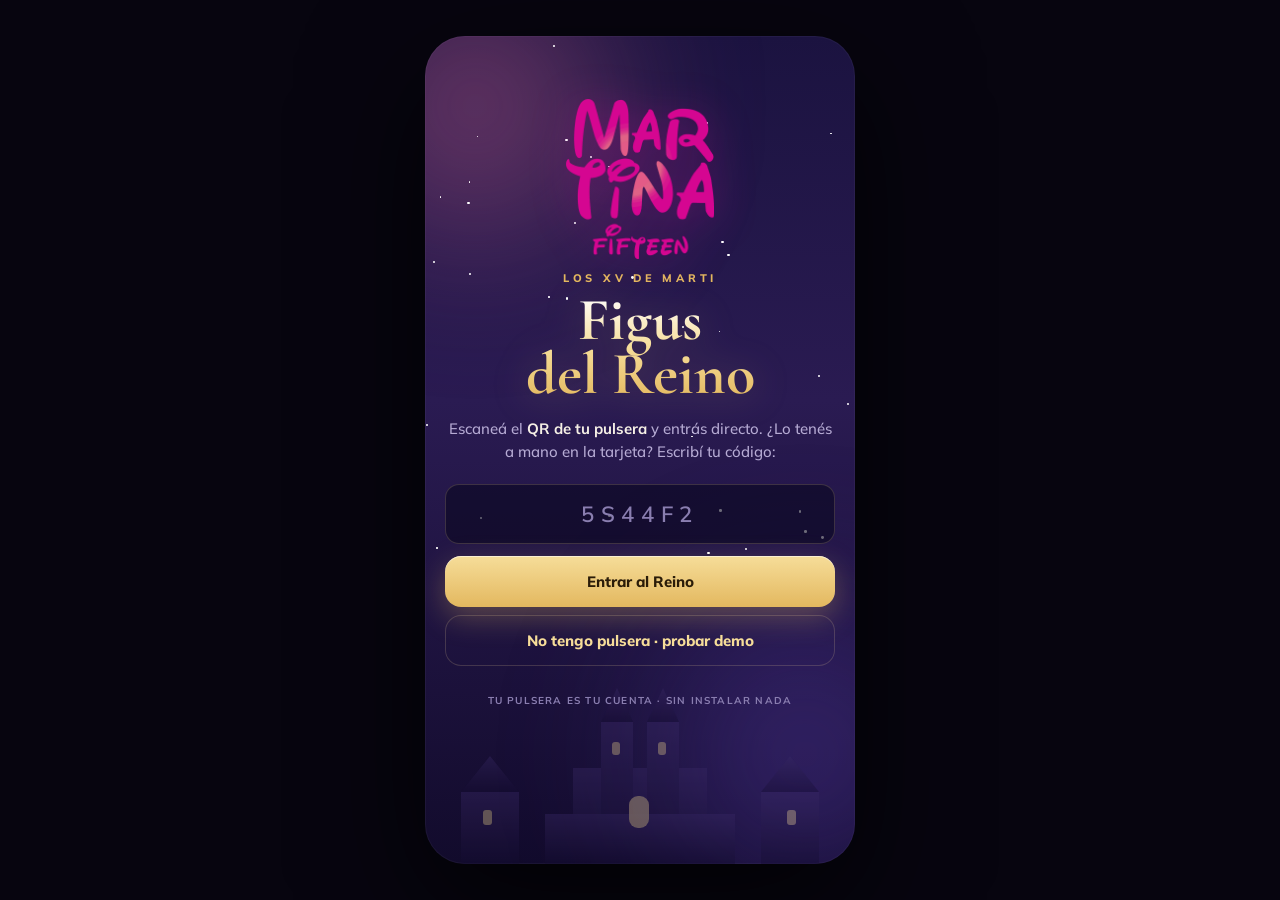
<file: index.html>
<!DOCTYPE html>
<html lang="es">
<head>
<meta charset="UTF-8">
<meta name="viewport" content="width=device-width, initial-scale=1.0, maximum-scale=1.0, user-scalable=no">
<meta name="theme-color" content="#1b1340">
<title>Figus del Reino · Los XV de Marti</title>
<link rel="preconnect" href="https://fonts.googleapis.com">
<link rel="preconnect" href="https://fonts.gstatic.com" crossorigin>
<link href="https://fonts.googleapis.com/css2?family=Cormorant+Garamond:ital,wght@0,400;0,500;0,600;0,700;1,500;1,600&family=Mulish:wght@400;500;600;700;800;900&family=Chewy&display=swap" rel="stylesheet">
<link rel="stylesheet" href="css/styles.css">
<link rel="preload" as="image" href="assets/logo.png">
<link rel="preload" as="image" href="assets/logo-m.png">
<link rel="preload" as="image" href="assets/frames/comun.jpg">
<link rel="preload" as="image" href="assets/frames/especial.jpg">
<link rel="preload" as="image" href="assets/frames/legendaria.jpg">
<link rel="preload" as="image" href="assets/frames/oro.jpg">
</head>
<body>
<div id="device">
  <div class="aurora a1"></div><div class="aurora a2"></div>
  <div class="stars" id="stars"></div>
  <div class="castle">
    <svg viewBox="0 0 430 200" preserveAspectRatio="xMidYMax meet">
      <defs><linearGradient id="cg" x1="0" y1="0" x2="0" y2="1">
        <stop offset="0" stop-color="#3a2a66"/><stop offset="1" stop-color="#150d31"/></linearGradient></defs>
      <g fill="url(#cg)">
        <rect x="36" y="128" width="58" height="72"/><polygon points="36,128 65,92 94,128"/>
        <rect x="336" y="128" width="58" height="72"/><polygon points="336,128 365,92 394,128"/>
        <rect x="148" y="104" width="134" height="96"/>
        <rect x="176" y="58" width="32" height="142"/><polygon points="176,58 192,24 208,58"/>
        <rect x="222" y="58" width="32" height="142"/><polygon points="222,58 238,24 254,58"/>
        <rect x="120" y="150" width="190" height="50"/>
      </g>
      <g fill="#f6dd99" opacity=".85">
        <rect x="187" y="78" width="8" height="13" rx="3"/><rect x="233" y="78" width="8" height="13" rx="3"/>
        <rect x="58" y="146" width="9" height="15" rx="3"/><rect x="362" y="146" width="9" height="15" rx="3"/>
        <rect x="204" y="132" width="20" height="32" rx="9"/>
      </g>
    </svg>
  </div>

  <header id="hdr"></header>
  <main><div id="view" class="pad"></div></main>
  <div class="giftbar" id="giftbar" style="display:none"></div>
  <nav id="nav">
    <button data-tab="album"><span class="ic">📔</span>Álbum</button>
    <button data-tab="trade"><span class="ic">🔄</span>Cambiar</button>
    <button data-tab="prizes" class="goldtab"><span class="ic">🏆</span>Premios</button>
    <button data-tab="feed"><span class="ic">🏰</span>Reino<span class="dot" id="feedDot" style="display:none">0</span></button>
    <button data-tab="account"><span class="ic">👤</span>Cuenta</button>
  </nav>

  <div class="sheet" id="sheet"></div>
  <canvas id="confetti"></canvas>
  <div class="toast" id="toast"></div>
</div>

<script src="js/data.js"></script>
<script src="js/app.js"></script>
</body>
</html>
</file>
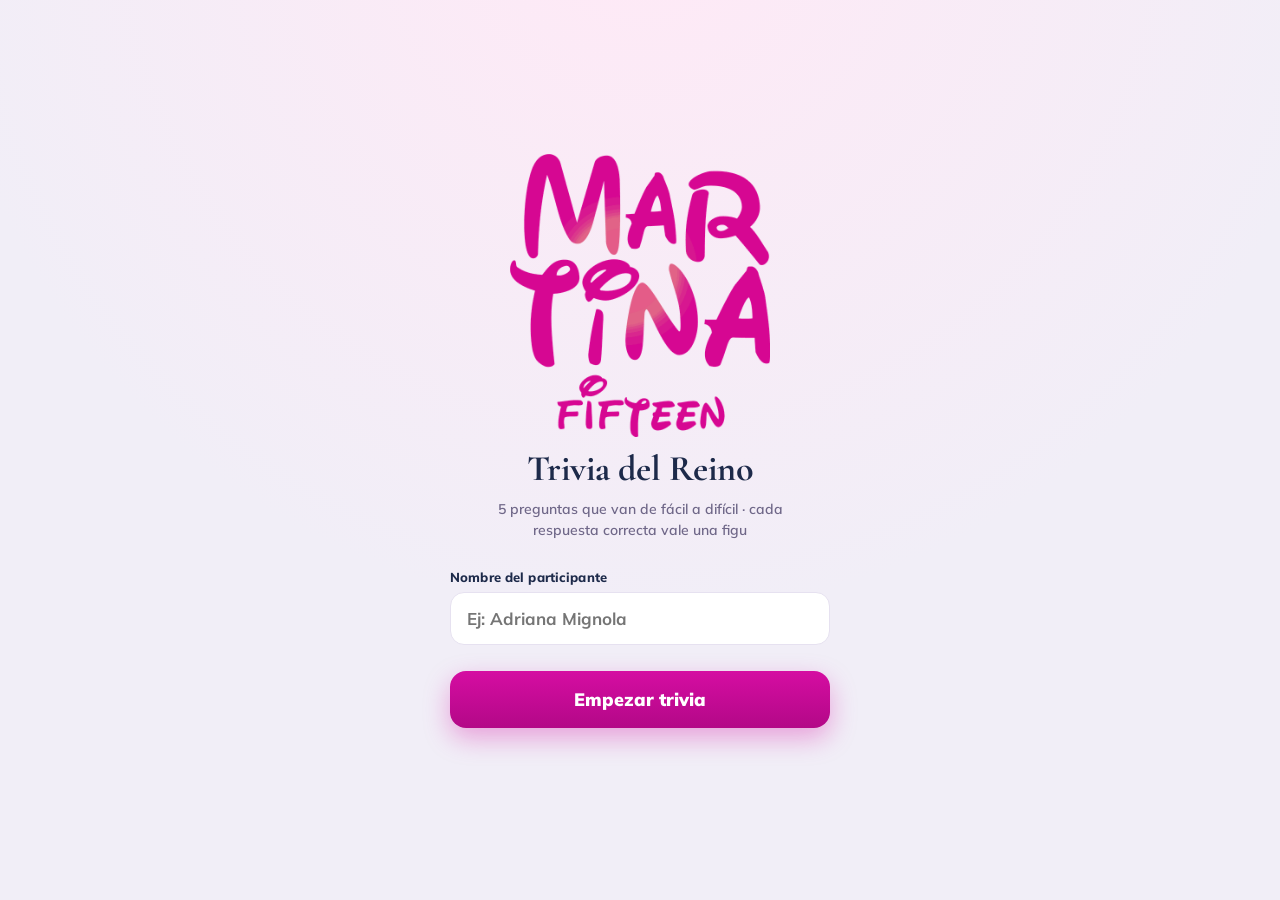
<file: trivia/index.html>
<!DOCTYPE html>
<html lang="es">
<head>
<meta charset="UTF-8">
<meta name="viewport" content="width=device-width, initial-scale=1.0, maximum-scale=1.0, user-scalable=no">
<title>Trivia del Reino · Martina XV</title>
<link rel="preconnect" href="https://fonts.googleapis.com">
<link rel="preconnect" href="https://fonts.gstatic.com" crossorigin>
<link href="https://fonts.googleapis.com/css2?family=Cormorant+Garamond:wght@500;600;700&family=Mulish:wght@400;600;700;800;900&family=Chewy&display=swap" rel="stylesheet">
<link rel="stylesheet" href="styles.css">
</head>
<body>

<div class="app">

  <!-- ===== START ===== -->
  <section id="start" class="screen show">
    <img class="logo" src="../assets/logo.png" alt="Martina Fifteen">
    <h1 class="title">Trivia del Reino</h1>
    <p class="subtitle">5 preguntas que van de fácil a difícil · cada respuesta correcta vale una figu</p>
    <label class="field">
      <span>Nombre del participante</span>
      <input id="nombre" type="text" placeholder="Ej: Adriana Mignola" autocomplete="off">
    </label>
    <button id="empezar" class="btn primary big">Empezar trivia</button>
  </section>

  <!-- ===== QUIZ ===== -->
  <section id="quiz" class="screen">
    <header class="qhead">
      <div class="who"><span id="qNombre"></span></div>
      <div class="prog"><span id="qNum">1</span>/5</div>
    </header>
    <div class="dots" id="dots"></div>
    <div class="qtags">
      <div class="peli" id="qPeli"></div>
      <div class="nivel" id="qNivel"></div>
    </div>
    <div class="pregunta" id="qTexto"></div>
    <div class="opciones" id="qOpciones"></div>
    <button id="siguiente" class="btn primary big" disabled>Siguiente</button>
  </section>

  <!-- ===== RESULT ===== -->
  <section id="result" class="screen">
    <div class="rcheer" id="rEmoji">🎉</div>
    <div class="rscore"><span id="rNum">0</span><small>de 5</small></div>
    <div class="rgive">Entregale <b id="rFigus">0</b> figus a<br><span id="rNombre"></span></div>
    <div class="rlist" id="rList"></div>
    <button id="otro" class="btn primary big">Nuevo participante</button>
  </section>

</div>

<script src="data.js"></script>
<script src="app.js"></script>
</body>
</html>
</file>
<file: css/styles.css>
:root{
  --bg-1:#1b1340; --bg-2:#2a1b52; --bg-3:#120b2c; --night:#0b0820;
  --gold-1:#f6dd99; --gold-2:#e3b85f; --gold-3:#b98a35;
  --rose:#f1a8c6; --rose-deep:#d76a98;
  --ink:#f6f0e6; --muted:#b6abd4; --muted-2:#8a7eb0;
  --line:rgba(246,221,153,.18); --glass:rgba(34,24,66,.55);
  --green:#8ce6b0;
  --ivory:#f3eee2; --navy:#1d2a4a;
}
*{box-sizing:border-box;-webkit-tap-highlight-color:transparent}
html,body{margin:0;padding:0;height:100%}
body{font-family:'Mulish',sans-serif;background:#07050f;color:var(--ink);
  display:flex;align-items:center;justify-content:center;min-height:100vh;overflow:hidden;
  overscroll-behavior:none}

/* ---------- device ---------- */
#device{position:relative;width:100%;max-width:430px;height:100vh;max-height:932px;
  background:linear-gradient(180deg,var(--bg-1) 0%,var(--bg-2) 44%,var(--bg-3) 100%);
  overflow:hidden;display:flex;flex-direction:column;
  box-shadow:0 40px 120px rgba(0,0,0,.7), inset 0 0 0 1px rgba(255,255,255,.04)}
@media(min-width:480px){ body{padding:18px} #device{border-radius:40px;height:92vh} }

.aurora{position:absolute;border-radius:50%;filter:blur(70px);pointer-events:none;z-index:0;opacity:.55;
  will-change:transform}
.a1{width:420px;height:420px;left:-160px;top:-140px;background:radial-gradient(circle,#d76a98 0%,transparent 65%);animation:dr1 18s ease-in-out infinite alternate}
.a2{width:460px;height:460px;right:-180px;bottom:-120px;background:radial-gradient(circle,#5b3fae 0%,transparent 65%);animation:dr2 22s ease-in-out infinite alternate}
@keyframes dr1{to{transform:translate(40px,30px)}}
@keyframes dr2{to{transform:translate(-36px,-26px)}}

.stars{position:absolute;inset:0;pointer-events:none;z-index:0}
.stars i{position:absolute;background:#fff;border-radius:50%;animation:tw 4.5s infinite ease-in-out}
@keyframes tw{0%,100%{opacity:.1;transform:scale(.7)}50%{opacity:.8;transform:scale(1)}}

.castle{position:absolute;left:0;right:0;bottom:0;height:200px;z-index:0;opacity:.4;pointer-events:none}
.castle svg{width:100%;height:100%;display:block}

/* ---------- header ---------- */
header{position:relative;z-index:6;display:none;align-items:center;gap:13px;
  padding:calc(14px + env(safe-area-inset-top)) 20px 12px;
  background:linear-gradient(180deg,rgba(11,8,32,.72),transparent)}
header.on{display:flex}
.ringwrap{position:relative;width:52px;height:52px;flex:0 0 auto}
.ringwrap svg{position:absolute;inset:0;transform:rotate(-90deg)}
.ringwrap .avx{position:absolute;inset:5px;border-radius:50%;background:rgba(227,184,95,.13);
  display:flex;align-items:center;justify-content:center;font-size:22px;overflow:hidden}
.ringwrap .avx img{width:100%;height:100%;object-fit:cover;border-radius:50%}
.hid{flex:1;min-width:0}
.hid .n{font-weight:800;font-size:16px;line-height:1.05;white-space:nowrap;overflow:hidden;text-overflow:ellipsis}
.hid .s{font-size:10.5px;color:var(--muted);font-weight:700;letter-spacing:.14em;text-transform:uppercase;margin-top:2px}
.hct{text-align:right;flex:0 0 auto}
.hct .big{font-family:'Cormorant Garamond';font-weight:700;font-size:30px;line-height:.85;
  background:linear-gradient(180deg,#fff,var(--gold-1));-webkit-background-clip:text;background-clip:text;-webkit-text-fill-color:transparent}
.hct .big small{font-size:15px;color:var(--muted-2)}
.hct .lbl{font-size:8.5px;letter-spacing:.22em;color:var(--muted);text-transform:uppercase;font-weight:800;margin-top:2px}

/* ---------- main scroll ---------- */
main{position:relative;z-index:2;flex:1;overflow-y:auto;overflow-x:hidden;-webkit-overflow-scrolling:touch}
.pad{padding:18px 20px 110px}
.pad.intro{padding-top:max(34px, 7vh)}

/* ---------- bottom nav ---------- */
nav{position:absolute;left:0;right:0;bottom:0;z-index:8;display:none;gap:6px;
  padding:10px 16px calc(12px + env(safe-area-inset-bottom));
  background:linear-gradient(180deg,transparent,rgba(7,5,15,.88) 34%);backdrop-filter:blur(10px)}
nav.on{display:flex}
nav button{flex:1;appearance:none;border:0;background:transparent;cursor:pointer;color:var(--muted-2);
  font-family:'Mulish';font-weight:800;font-size:9.5px;letter-spacing:.04em;
  display:flex;flex-direction:column;align-items:center;gap:4px;padding:9px 2px;border-radius:14px;position:relative;
  transition:color .2s, background .2s}
nav button.goldtab{color:var(--gold-2)}
nav button.goldtab .ic{filter:none;text-shadow:0 0 14px rgba(227,184,95,.55)}
nav button.goldtab.act{color:var(--gold-1);background:rgba(227,184,95,.16)}
nav button .ic{font-size:21px;line-height:1;filter:grayscale(.5);transition:filter .2s, transform .2s}
nav button.act{color:var(--gold-1);background:rgba(227,184,95,.1)}
nav button.act .ic{filter:none;transform:translateY(-1px)}
nav .dot{position:absolute;top:7px;right:calc(50% - 19px);min-width:17px;height:17px;border-radius:9px;padding:0 4px;
  background:linear-gradient(180deg,var(--rose),var(--rose-deep));color:#3a0f23;font-size:10px;font-weight:900;
  display:flex;align-items:center;justify-content:center;box-shadow:0 4px 10px rgba(0,0,0,.35)}

/* ---------- typography ---------- */
.kicker{font-weight:800;font-size:11px;letter-spacing:.34em;text-transform:uppercase;color:var(--gold-2)}
h1.title{font-family:'Cormorant Garamond';font-weight:700;line-height:.9;margin:8px 0 0;font-size:clamp(44px,14vw,60px);
  background:linear-gradient(180deg,#fff 0%,var(--gold-1) 50%,var(--gold-2) 100%);
  -webkit-background-clip:text;background-clip:text;-webkit-text-fill-color:transparent;
  filter:drop-shadow(0 2px 18px rgba(227,184,95,.25))}
.lead{color:var(--muted);font-size:15px;line-height:1.55;font-weight:500}
.hint{font-size:12px;color:var(--muted-2);font-weight:600;line-height:1.5}
.sh{display:flex;align-items:center;gap:10px;margin:26px 0 12px}
.sh .ln{flex:1;height:1px;background:var(--line)}
.sh span{font-weight:800;font-size:11px;letter-spacing:.26em;text-transform:uppercase;color:var(--gold-2)}

/* ---------- logo / marca Martina ---------- */
.logo{display:flex;flex-direction:column;align-items:center;gap:4px}
.logo img{max-width:200px;max-height:160px;object-fit:contain;
  filter:drop-shadow(0 4px 20px rgba(213,13,162,.35))}
.logo .mono{display:none}
.logo.nologo img{display:none}
.logo.nologo .mono{display:flex;flex-direction:column;align-items:center;
  filter:drop-shadow(0 4px 22px rgba(213,13,162,.4))}
.logo .mono svg.mm{width:74px;height:auto;margin-bottom:-6px}
.logo .mono .wm{font-family:'Chewy',cursive;font-size:46px;line-height:1;letter-spacing:.01em;
  background:linear-gradient(115deg,#d50da2 55%,#ee7d97 82%,#e8639a);
  -webkit-background-clip:text;background-clip:text;-webkit-text-fill-color:transparent}
.logo .mono .wm2{font-family:'Chewy',cursive;font-size:15px;letter-spacing:.42em;text-transform:uppercase;
  color:#d50da2;margin-top:3px;padding-left:.42em}

/* M monograma en sello y dorso de cartas */
.seal svg.ms{width:30px;height:auto;display:block}
.bcface.fr img.mfr,.bcface.fr svg.mfr{width:54%;height:auto;opacity:.95;
  filter:drop-shadow(0 0 22px rgba(213,13,162,.55))}

/* ---------- controls ---------- */
.btn{appearance:none;border:0;cursor:pointer;font-family:'Mulish';font-weight:800;font-size:15px;
  padding:16px 22px;border-radius:16px;width:100%;color:#2a1c08;
  background:linear-gradient(180deg,var(--gold-1),var(--gold-2));
  box-shadow:0 10px 30px rgba(227,184,95,.32), inset 0 1px 0 rgba(255,255,255,.55);
  transition:transform .12s ease, filter .2s}
.btn:active{transform:translateY(2px) scale(.99);filter:brightness(.96)}
.btn[disabled]{opacity:.4;filter:grayscale(.4);pointer-events:none}
.btn.rose{background:linear-gradient(180deg,var(--rose),var(--rose-deep));color:#3a0f23;box-shadow:0 10px 30px rgba(215,106,152,.32)}
.btn.ghost{background:transparent;color:var(--gold-1);box-shadow:inset 0 0 0 1px var(--line)}
.btn.sm{padding:11px 14px;font-size:13px;border-radius:12px;width:auto}
.field{width:100%;background:rgba(11,8,32,.6);border:1px solid var(--line);border-radius:14px;
  padding:15px 16px;color:var(--ink);font-family:'Mulish';font-weight:700;font-size:16px;outline:none}
.field::placeholder{color:var(--muted-2);font-weight:600}
.field:focus{border-color:var(--gold-2);box-shadow:0 0 0 3px rgba(227,184,95,.14)}
.field.code{text-align:center;text-transform:uppercase;letter-spacing:.3em;font-size:22px}
.field.bad{animation:shake .4s;border-color:rgba(241,107,107,.6)}

/* ---------- onboarding avatars / selfie ---------- */
.avgrid{display:grid;grid-template-columns:repeat(4,1fr);gap:10px;margin-top:12px}
.av{aspect-ratio:1;border-radius:16px;display:flex;flex-direction:column;align-items:center;justify-content:center;gap:4px;
  background:var(--glass);border:1px solid rgba(255,255,255,.06);cursor:pointer;font-size:27px;position:relative;transition:.15s}
.av small{font-size:9px;font-weight:800;color:var(--muted);letter-spacing:.05em}
.av.sel{border-color:var(--gold-1);background:rgba(227,184,95,.14);transform:translateY(-2px)}
.av.sel:after{content:"✓";position:absolute;top:-7px;right:-7px;width:20px;height:20px;border-radius:50%;
  background:linear-gradient(180deg,var(--gold-1),var(--gold-2));color:#2a1c08;font-size:11px;font-weight:900;
  display:flex;align-items:center;justify-content:center;box-shadow:0 4px 12px rgba(227,184,95,.5)}
.selfiebox{display:flex;align-items:center;gap:12px;background:var(--glass);border:1px solid rgba(255,255,255,.06);
  border-radius:16px;padding:12px;cursor:pointer;transition:.15s;position:relative}
.selfiebox.sel{border-color:var(--gold-1);background:rgba(227,184,95,.14)}
.selfiebox.sel:after{content:"✓";position:absolute;top:-7px;right:-7px;width:20px;height:20px;border-radius:50%;
  background:linear-gradient(180deg,var(--gold-1),var(--gold-2));color:#2a1c08;font-size:11px;font-weight:900;
  display:flex;align-items:center;justify-content:center;box-shadow:0 4px 12px rgba(227,184,95,.5)}
.selfiebox .ph{width:52px;height:52px;border-radius:50%;flex:0 0 auto;overflow:hidden;
  background:rgba(227,184,95,.13);display:flex;align-items:center;justify-content:center;font-size:24px}
.selfiebox .ph img{width:100%;height:100%;object-fit:cover}
.selfiebox .tx .t{font-weight:800;font-size:14px}
.selfiebox .tx .d{font-size:11px;color:var(--muted);font-weight:600;margin-top:2px}

/* ---------- álbum grid ---------- */
.grid{display:grid;grid-template-columns:repeat(3,1fr);gap:11px}
.fig{position:relative;border-radius:15px;aspect-ratio:.72;overflow:hidden;border:1px solid rgba(255,255,255,.07);
  background:linear-gradient(165deg,rgba(43,30,86,.75),rgba(18,11,44,.8));display:flex;flex-direction:column;
  align-items:center;justify-content:center;text-align:center;padding:8px 6px}
.fig.empty{background:repeating-linear-gradient(135deg,rgba(255,255,255,.025) 0 8px,transparent 8px 16px),rgba(11,8,32,.5);
  border-style:dashed;border-color:rgba(255,255,255,.11)}
.fig.empty .q{font-family:'Cormorant Garamond';font-size:32px;color:var(--muted-2);font-weight:700}
.fig .glyph{font-size:33px;filter:drop-shadow(0 4px 10px rgba(0,0,0,.4))}
.fig .art{position:absolute;inset:0;width:100%;height:100%;object-fit:cover}
.fig .fn{font-family:'Cormorant Garamond';font-weight:600;font-size:14px;line-height:1;margin-top:7px;color:#fff;position:relative}
.fig .fm{font-size:8.5px;letter-spacing:.06em;text-transform:uppercase;color:var(--muted);font-weight:800;margin-top:4px;position:relative}
.fig .no{position:absolute;top:6px;left:8px;font-size:9px;font-weight:800;color:var(--muted-2);z-index:2}
.fig .st{position:absolute;top:6px;right:7px;font-size:8px;letter-spacing:1px;z-index:2;filter:drop-shadow(0 1px 3px rgba(0,0,0,.6))}
.fig.have:after{content:"";position:absolute;inset:0;background:linear-gradient(180deg,transparent 56%,rgba(227,184,95,.1));pointer-events:none}
.fig.r-rara{box-shadow:inset 0 0 0 1px rgba(191,230,212,.4)}
.fig.r-epica{box-shadow:inset 0 0 0 1px rgba(199,155,255,.5)}
.fig .dq{position:absolute;bottom:6px;right:6px;background:linear-gradient(180deg,var(--rose),var(--rose-deep));
  color:#3a0f23;font-size:9px;font-weight:900;border-radius:8px;padding:2px 6px;z-index:2}
.fig.pop{animation:pop .5s ease}
@keyframes pop{0%{transform:scale(.6);opacity:0}60%{transform:scale(1.08)}100%{transform:scale(1)}}

.goldrow{display:grid;grid-template-columns:repeat(3,1fr);gap:11px}
.gcard .no{position:absolute;top:6px;left:8px;font-size:9px;font-weight:800;color:var(--muted-2)}
.gcard{aspect-ratio:.72;border-radius:15px;position:relative;overflow:hidden;display:flex;flex-direction:column;
  align-items:center;justify-content:center;text-align:center;padding:8px;
  background:linear-gradient(165deg,#2c2143,#191130);border:1px solid var(--line)}
.gcard.locked{filter:grayscale(.55);opacity:.6}
.gcard.won{background:linear-gradient(165deg,#3a2c12,#191130);border-color:var(--gold-1);
  box-shadow:0 0 22px rgba(227,184,95,.25)}
.gcard .glyph{font-size:30px}
.gcard .fn{font-family:'Cormorant Garamond';font-weight:700;font-size:13px;color:var(--gold-1);margin-top:6px;line-height:1.05}
.gcard .lk{position:absolute;top:7px;right:8px;font-size:12px;opacity:.75}

/* ---------- sources ---------- */
.srcs{display:grid;grid-template-columns:1fr 1fr;gap:10px}
.src{background:var(--glass);border:1px solid rgba(255,255,255,.07);border-radius:16px;padding:14px 13px;
  text-align:left;cursor:pointer;transition:.15s;position:relative}
.src:active{transform:scale(.98)}
.src .ic{font-size:22px}
.src .t{font-weight:800;font-size:13px;margin-top:8px;line-height:1.15}
.src .d{font-size:10.5px;color:var(--muted);font-weight:600;margin-top:3px;line-height:1.35}
.src.spent{opacity:.38;pointer-events:none}
.src.spent:after{content:"✓ usado";position:absolute;top:10px;right:11px;font-size:9px;font-weight:900;
  letter-spacing:.08em;color:var(--green);text-transform:uppercase}

.wall{border:1px solid rgba(241,168,198,.3);border-radius:18px;padding:18px 16px;
  background:linear-gradient(165deg,rgba(215,106,152,.12),rgba(34,24,66,.4))}
.pill{display:inline-flex;align-items:center;gap:6px;background:rgba(227,184,95,.12);border:1px solid var(--line);
  border-radius:99px;padding:6px 12px;font-size:11px;font-weight:800;color:var(--gold-1)}

/* ---------- trade tab ---------- */
.card{background:var(--glass);border:1px solid rgba(255,255,255,.07);border-radius:18px;padding:16px}
.req{display:flex;align-items:center;gap:11px;padding:12px 13px;border-radius:14px;margin-top:9px;
  background:rgba(11,8,32,.5);border:1px solid rgba(255,255,255,.06)}
.req .fg{width:42px;height:42px;border-radius:12px;background:rgba(241,168,198,.12);border:1px solid rgba(241,168,198,.25);
  display:flex;align-items:center;justify-content:center;font-size:21px;flex:0 0 auto}
.req .tx{flex:1;min-width:0}
.req .tx .a{font-size:13.5px;font-weight:700;line-height:1.25}
.req .tx .a b{color:var(--gold-1)}
.req .tx .b{font-size:10.5px;color:var(--muted-2);font-weight:700;margin-top:2px}
.mreq{border:1px solid rgba(241,168,198,.35);background:linear-gradient(90deg,rgba(241,168,198,.12),rgba(34,24,66,.3))}
.codebig{font-family:'Cormorant Garamond';font-weight:700;font-size:42px;letter-spacing:.2em;color:var(--gold-1);text-align:center}

/* ---------- feed ---------- */
.feed .ev{display:flex;align-items:flex-start;gap:10px;padding:11px 13px;margin-bottom:9px;border-radius:13px;
  background:rgba(34,24,66,.45);border:1px solid rgba(255,255,255,.05);font-size:13.5px;font-weight:600;line-height:1.35;
  animation:slin .5s cubic-bezier(.2,.8,.2,1)}
.feed .ev.mine{border-color:rgba(246,221,153,.28);background:rgba(227,184,95,.08)}
.feed .ev .ic{font-size:16px;flex:0 0 auto;line-height:1.3}
.feed .ev b{color:#fff;font-weight:800}
.feed .ev .g{color:var(--gold-1);font-weight:800}
.feed .ev .r{color:var(--rose);font-weight:800}
.feed .ev .t{display:block;font-size:9.5px;color:var(--muted-2);font-weight:800;letter-spacing:.08em;margin-top:4px;text-transform:uppercase}
@keyframes slin{from{opacity:0;transform:translateY(-8px)}to{opacity:1;transform:translateY(0)}}

/* ---------- sheet / overlays ---------- */
.sheet{position:absolute;inset:0;z-index:30;background:rgba(7,5,15,.86);backdrop-filter:blur(9px);
  display:flex;flex-direction:column;align-items:center;justify-content:center;padding:24px;text-align:center;
  opacity:0;pointer-events:none;transition:opacity .25s;overflow-y:auto}
.sheet.on{opacity:1;pointer-events:auto}
.mcard{width:100%;max-width:340px;background:linear-gradient(180deg,var(--bg-2),var(--bg-3));
  border:1px solid var(--line);border-radius:22px;padding:24px 20px;box-shadow:0 30px 80px rgba(0,0,0,.6)}

/* ---------- envelope ---------- */
.env{width:178px;height:124px;border-radius:16px;margin:14px auto 22px;position:relative;cursor:pointer;
  background:linear-gradient(180deg,var(--bg-2),var(--bg-3));border:1px solid var(--line);
  box-shadow:0 18px 50px rgba(0,0,0,.5);transition:transform .2s;animation:envfloat 2.6s ease-in-out infinite}
@keyframes envfloat{0%,100%{transform:translateY(0) rotate(-1deg)}50%{transform:translateY(-7px) rotate(1deg)}}
.env:active{transform:scale(.97)}
.env:before{content:"";position:absolute;inset:0;border-radius:16px;
  background:linear-gradient(135deg,transparent 40%,rgba(246,221,153,.18) 50%,transparent 60%)}
.env .flapline{position:absolute;left:0;right:0;top:0;height:54%;
  clip-path:polygon(0 0,100% 0,50% 100%);border-radius:16px 16px 0 0;
  background:linear-gradient(180deg,rgba(255,255,255,.05),transparent);border-bottom:1px solid rgba(246,221,153,.2);
  transform-origin:top center;transition:transform .55s cubic-bezier(.6,0,.3,1)}
.env .seal{position:absolute;left:50%;top:50%;transform:translate(-50%,-50%);width:54px;height:54px;border-radius:50%;
  background:radial-gradient(circle at 35% 30%,var(--gold-1),var(--gold-3));display:flex;align-items:center;justify-content:center;
  font-size:24px;color:#2a1c08;box-shadow:0 6px 18px rgba(0,0,0,.45);animation:beat 1.6s infinite}
@keyframes beat{0%,100%{transform:translate(-50%,-50%) scale(1)}50%{transform:translate(-50%,-50%) scale(1.08)}}
.env.opening{animation:envburst .55s ease forwards}
.env.opening .flapline{transform:rotateX(160deg)}
.env.opening .seal{animation:sealout .45s ease forwards}
@keyframes envburst{0%{transform:scale(1)}35%{transform:scale(1.07) rotate(1.5deg)}100%{transform:scale(.92);opacity:0}}
@keyframes sealout{to{transform:translate(-50%,-90%) scale(.4);opacity:0}}

/* ---------- reveal de a una: carta grande ---------- */
.stage{display:flex;flex-direction:column;align-items:center;gap:14px;width:100%}
.stage .count{font-size:11px;font-weight:800;letter-spacing:.22em;text-transform:uppercase;color:var(--muted)}
.stage .dots{display:flex;gap:6px}
.stage .dots i{width:7px;height:7px;border-radius:50%;background:rgba(255,255,255,.16);transition:background .3s, transform .3s}
.stage .dots i.done{background:var(--gold-2)}
.stage .dots i.cur{background:var(--gold-1);transform:scale(1.35)}

.bigcard{width:min(62vw,240px);aspect-ratio:.7;perspective:900px;cursor:pointer;
  animation:cardenter .45s cubic-bezier(.2,.9,.3,1.2)}
@keyframes cardenter{from{opacity:0;transform:translateY(36px) scale(.85)}to{opacity:1;transform:translateY(0) scale(1)}}
.bigcard .in{position:relative;width:100%;height:100%;transform-style:preserve-3d;
  transition:transform .65s cubic-bezier(.3,.9,.3,1);will-change:transform}
.bigcard.go .in{transform:rotateY(180deg)}
.bcface{position:absolute;inset:0;border-radius:18px;backface-visibility:hidden;-webkit-backface-visibility:hidden;
  overflow:hidden}
.bcface.fr{display:flex;align-items:center;justify-content:center;
  background:repeating-linear-gradient(45deg,rgba(213,13,162,.09) 0 9px,transparent 9px 18px),
    linear-gradient(165deg,#241a4d,#140d31);
  border:1px solid rgba(255,255,255,.12)}
/* Marcos según rareza, imitando los impresos:
   Común marfil+dorado · Especial lila+plata · Legendaria violeta+oro · Dorada foil */
.bcface.bk{transform:rotateY(180deg);padding:7px;
  background:linear-gradient(160deg,#f3ead6,#d4bd8a 30%,#faf4e6 52%,#c4a96f 75%,#efe5cd)}
.bigcard.r-rara .bcface.bk{background:linear-gradient(160deg,#e3f0e8,#b9c8d6 28%,#efe8f6 50%,#a9bfb4 72%,#dcd2ea)}
.bigcard.r-epica .bcface.bk{background:linear-gradient(160deg,#7a52b0,#caa64a 22%,#46286f 45%,#e3c878 62%,#33205c 85%,#8a5fc4)}
.bigcard.r-dorada .bcface.bk{background:linear-gradient(160deg,#f6dd99,#c89b4a 30%,#fbeec4 52%,#b98a35 75%,#f0d68e)}
.bc-in{position:relative;width:100%;height:100%;border-radius:13px;overflow:hidden;display:flex;flex-direction:column;
  background:linear-gradient(170deg,#f6f1e4,#e9dfc8)}
.bigcard.r-rara .bc-in{background:linear-gradient(170deg,#f2f6f0,#e0e8e4)}
.bigcard.r-epica .bc-in{background:linear-gradient(170deg,#f1ecf6,#dcd1e8)}
.bigcard.r-dorada .bc-in{background:linear-gradient(170deg,#fbf4dd,#f1e3b8)}
.bc-art{flex:1;display:flex;align-items:center;justify-content:center;position:relative;
  background:radial-gradient(circle at 50% 40%,rgba(227,184,95,.28),transparent 70%)}
.bigcard.r-rara .bc-art{background:radial-gradient(circle at 50% 40%,rgba(150,200,175,.32),transparent 70%)}
.bigcard.r-epica .bc-art{background:radial-gradient(circle at 50% 40%,rgba(150,100,200,.3),transparent 70%)}
.bigcard.r-dorada .bc-art{background:radial-gradient(circle at 50% 40%,rgba(227,184,95,.45),transparent 70%)}
.bc-art .glyph{font-size:84px;filter:drop-shadow(0 8px 18px rgba(60,40,20,.35))}
/* PNG completo de la carta (marco+arte): cubre todo el interior */
.bc-full{position:absolute;inset:0;width:100%;height:100%;object-fit:cover;z-index:5}

/* ---------- marco real escaneado (assets/frames/*.jpg) ----------
   El marco trae impresos el sello de rareza y "Colección de
   Aventuras"; la app superpone solo número, nombre y arte. */
.bc-frame{position:absolute;inset:0;width:100%;height:100%;object-fit:cover;z-index:1;display:none}
.framed .bc-frame{display:block}
.bc-art{position:relative;z-index:2}
.framed .bcface.bk{padding:0;background:#0b0820}
.framed .bc-in{background:#0b0820;border-radius:18px}
.framed .bc-rar{display:none}
.framed .bc-no{left:5.6%;top:6%;width:14.5%;height:auto;aspect-ratio:1;border:0;box-shadow:none;
  background:radial-gradient(circle,var(--fno-bg) 58%,transparent 72%);
  color:var(--fno-fg);font-size:21px}
.framed .bc-plate{position:absolute;left:16%;right:16%;bottom:13.8%;margin:0;padding:0;height:7.5%;
  background:var(--fpl-bg);border-radius:9px;box-shadow:none;
  display:flex;align-items:center;justify-content:center}
.framed .bc-plate .nm{font-size:16px;color:var(--fpl-fg);letter-spacing:.04em;line-height:1}
.framed .bc-plate .fm{display:none}
.framed .bc-art{padding-bottom:18%}

/* colores de disco/placa según el marco (compartidos por carta grande,
   mini del álbum, resumen del sobre y doradas) */
.framed{--fno-bg:#f5efdf;--fno-fg:#27355c;--fpl-bg:#f3ecd9;--fpl-fg:#2a3a64}
.framed.r-rara{--fno-bg:#eaf4ee;--fno-fg:#1d4a3a;--fpl-bg:#e9f1ea;--fpl-fg:#1d4a3a}
.framed.r-epica{--fno-bg:#3a1f63;--fno-fg:#ecd391;--fpl-bg:#2c1750;--fpl-fg:#e9c878}
.framed.r-dorada{--fno-bg:#f8efd2;--fno-fg:#8a6a1f;--fpl-bg:#f6eecf;--fpl-fg:#9a7423}

/* número y nombre en miniatura sobre el marco real */
.framed .fno{position:absolute;left:5.6%;top:6%;width:14.5%;aspect-ratio:1;border-radius:50%;z-index:2;
  display:flex;align-items:center;justify-content:center;font-family:'Cormorant Garamond';font-weight:700;
  background:radial-gradient(circle,var(--fno-bg) 58%,transparent 72%);color:var(--fno-fg);font-size:10px}
.framed .fplate{position:absolute;left:15%;right:15%;bottom:13.8%;height:7.5%;z-index:2;border-radius:4px;
  background:var(--fpl-bg);color:var(--fpl-fg);font-family:'Cormorant Garamond';font-weight:700;
  display:flex;align-items:center;justify-content:center;font-size:7.5px;letter-spacing:.02em;
  white-space:nowrap;overflow:hidden;padding:0 3px}

/* álbum: mini carta con marco real */
.fig.framed{border:0;padding:0;background-size:cover;background-position:center}
.fig.framed:after{display:none}
.fig.framed.r-rara,.fig.framed.r-epica{box-shadow:none}
.fig.framed .glyph{font-size:30px;margin-bottom:18%;filter:drop-shadow(0 4px 8px rgba(60,40,20,.35))}
.fig.framed .fno{font-size:11px}
.fig.framed .fplate{font-size:8px}

/* doradas del álbum con marco real */
.gcard.framed{border:0;background-size:cover;background-position:center}
.gcard.framed .glyph{font-size:28px;margin-bottom:16%;filter:drop-shadow(0 4px 8px rgba(60,40,20,.35))}
.gcard.framed .fno{font-size:10px}
.gcard.framed .fplate{font-size:7px}

/* resumen del sobre: flips con marco real */
.framed .face.bk{background-size:cover;background-position:center;border:0}
.framed .face.bk .g{font-size:26px;margin-bottom:20%;filter:drop-shadow(0 3px 7px rgba(60,40,20,.35))}
.framed .face.bk .tag{position:absolute;bottom:3.5%;left:50%;transform:translateX(-50%);z-index:3;
  background:rgba(11,8,32,.88);padding:2px 7px;border-radius:7px;margin:0;white-space:nowrap}
.bc-no{position:absolute;top:9px;left:9px;width:34px;height:34px;border-radius:50%;z-index:2;
  background:var(--ivory);border:2px solid rgba(29,42,74,.35);color:var(--navy);
  font-family:'Cormorant Garamond';font-weight:700;font-size:19px;display:flex;align-items:center;justify-content:center;
  box-shadow:0 3px 9px rgba(0,0,0,.35)}
/* sello circular de rareza (como el impreso: COMÚN ★ / ESPECIAL ★★ …) */
.bc-rar{position:absolute;top:9px;right:9px;min-width:46px;height:46px;border-radius:50%;z-index:2;padding:0 5px;
  background:var(--ivory);border:2px solid rgba(29,42,74,.3);box-shadow:0 3px 9px rgba(0,0,0,.3);
  display:flex;flex-direction:column;align-items:center;justify-content:center;gap:1px}
.bc-rar b{font-size:6.5px;font-weight:900;letter-spacing:.08em;text-transform:uppercase;color:var(--navy);line-height:1}
.bc-rar span{font-size:8.5px;letter-spacing:1.5px;color:#41597a;line-height:1}
.bigcard.r-epica .bc-rar{background:#3a2566;border-color:rgba(227,184,95,.6)}
.bigcard.r-epica .bc-rar b{color:var(--gold-1)}
.bigcard.r-epica .bc-rar span{color:var(--gold-2)}
.bigcard.r-dorada .bc-rar b,.bigcard.r-dorada .bc-rar span{color:#8a6a1f}
.bc-plate{margin:0 9px 10px;background:linear-gradient(180deg,#faf7ee,#e8e2d2);border-radius:11px;
  padding:9px 8px 8px;text-align:center;box-shadow:inset 0 1px 0 #fff,0 3px 10px rgba(0,0,0,.3);position:relative;z-index:2}
.bc-plate .nm{font-family:'Cormorant Garamond';font-weight:700;font-size:20px;line-height:1;color:var(--navy);
  letter-spacing:.02em;text-transform:uppercase}
.bc-plate .fm{font-size:10px;font-weight:800;letter-spacing:.14em;text-transform:uppercase;color:#41597a;margin-top:4px}
.bigcard .tagwrap{position:absolute;left:50%;top:-13px;transform:translateX(-50%) scale(0);z-index:3;
  transition:transform .3s cubic-bezier(.3,1.4,.5,1)}
.bigcard.go .tagwrap{transform:translateX(-50%) scale(1);transition-delay:.5s}
.tagwrap .tag{display:inline-block;padding:5px 13px;border-radius:99px;font-size:11px;font-weight:900;
  letter-spacing:.12em;text-transform:uppercase;box-shadow:0 6px 16px rgba(0,0,0,.4)}
.tag.new{background:linear-gradient(180deg,#a9f5c9,#5ecf91);color:#0c3a22}
.tag.rep{background:linear-gradient(180deg,var(--rose),var(--rose-deep));color:#3a0f23}
.tag.dor{background:linear-gradient(180deg,var(--gold-1),var(--gold-2));color:#2a1c08}

/* brillo barrido al dar vuelta */
.bigcard .bcface.bk:after{content:"";position:absolute;inset:-40%;z-index:4;pointer-events:none;opacity:0;
  background:linear-gradient(115deg,transparent 42%,rgba(255,255,255,.5) 50%,transparent 58%);
  transform:translateX(-70%)}
.bigcard.go .bcface.bk:after{animation:shine 1s ease .55s 1}
@keyframes shine{0%{opacity:1;transform:translateX(-70%)}100%{opacity:0;transform:translateX(70%)}}
/* halo extra para épicas y doradas */
.bigcard.r-epica.go,.bigcard.r-dorada.go{animation:halo 1.4s ease .6s 1}
@keyframes halo{0%,100%{filter:drop-shadow(0 0 0 rgba(246,221,153,0))}40%{filter:drop-shadow(0 0 34px rgba(246,221,153,.75))}}

.stage .next{min-height:48px;display:flex;align-items:center}
.stage .nexthint{font-size:12px;color:var(--muted-2);font-weight:700;animation:beat2 1.6s infinite}
@keyframes beat2{0%,100%{opacity:.5}50%{opacity:1}}

/* resumen del sobre */
.reveal{display:flex;gap:10px;flex-wrap:wrap;justify-content:center;max-width:344px}
.flip{width:88px;aspect-ratio:.72;perspective:600px;opacity:0;transform:translateY(14px);animation:rin .4s forwards}
@keyframes rin{to{opacity:1;transform:translateY(0)}}
.flip .inner{position:relative;width:100%;height:100%;transform-style:preserve-3d;transition:transform .55s cubic-bezier(.3,.9,.3,1)}
.flip.go .inner{transform:rotateY(180deg)}
.face{position:absolute;inset:0;border-radius:12px;backface-visibility:hidden;-webkit-backface-visibility:hidden;
  display:flex;flex-direction:column;align-items:center;justify-content:center;padding:8px 5px;border:1px solid rgba(255,255,255,.09)}
.face.fr{background:repeating-linear-gradient(45deg,rgba(246,221,153,.07) 0 7px,transparent 7px 14px),
  linear-gradient(165deg,#241a4d,#140d31)}
.face.fr .mono{font-family:'Cormorant Garamond';font-weight:700;font-size:26px;color:var(--gold-2)}
.face.bk{transform:rotateY(180deg);background:linear-gradient(165deg,rgba(43,30,86,.97),rgba(18,11,44,.97))}
.face.bk .g{font-size:29px}
.face.bk .nm{font-family:'Cormorant Garamond';font-weight:600;font-size:11.5px;color:#fff;margin-top:5px;line-height:1.05}
.face.bk .tag{font-size:7.5px;font-weight:900;letter-spacing:.07em;text-transform:uppercase;margin-top:5px}
.flip.new .face.bk .tag{color:var(--green)}
.flip.rep .face.bk .tag{color:var(--rose)}
.flip.rara .face.bk{box-shadow:inset 0 0 0 1px rgba(241,168,198,.55)}
.flip.epica .face.bk{box-shadow:inset 0 0 0 1px var(--gold-1)}
.flip.dorada .face.bk{background:linear-gradient(165deg,#3a2c12,#171026);box-shadow:inset 0 0 0 1px var(--gold-1),0 0 26px rgba(227,184,95,.45)}
.flip.dorada .face.bk .tag{color:var(--gold-1)}

/* ---------- trivia ---------- */
.opts{display:grid;grid-template-columns:1fr;gap:9px;margin-top:16px}
.opt{background:rgba(11,8,32,.55);border:1px solid rgba(255,255,255,.08);border-radius:14px;padding:14px;
  font-weight:700;font-size:15px;display:flex;align-items:center;gap:12px;cursor:pointer;color:var(--ink);text-align:left}
.opt .k{width:28px;height:28px;border-radius:8px;background:rgba(246,221,153,.14);color:var(--gold-1);flex:0 0 auto;
  display:flex;align-items:center;justify-content:center;font-family:'Cormorant Garamond';font-weight:700;font-size:16px}
.opt:active{transform:scale(.98)}
.opt.bad{animation:shake .4s;border-color:rgba(241,107,107,.6)}
@keyframes shake{0%,100%{transform:translateX(0)}25%{transform:translateX(-6px)}75%{transform:translateX(6px)}}
.ringt{position:relative;width:74px;height:74px;margin:18px auto 0}
.ringt svg{transform:rotate(-90deg)}
.ringt .n{position:absolute;inset:0;display:flex;align-items:center;justify-content:center;
  font-family:'Cormorant Garamond';font-weight:700;font-size:30px;color:var(--gold-1)}

/* ---------- dorada / takeover ---------- */
.rays{position:absolute;width:680px;height:680px;left:50%;top:42%;transform:translate(-50%,-50%);z-index:0;border-radius:50%;
  background:conic-gradient(from 0deg,rgba(246,221,153,0),rgba(246,221,153,.15) 4%,rgba(246,221,153,0) 9%,
    rgba(246,221,153,0),rgba(246,221,153,.15) 29%,rgba(246,221,153,0) 34%,rgba(246,221,153,0),
    rgba(246,221,153,.15) 54%,rgba(246,221,153,0) 59%,rgba(246,221,153,0),rgba(246,221,153,.15) 79%,rgba(246,221,153,0) 84%);
  animation:spin 22s linear infinite;will-change:transform}
@keyframes spin{to{transform:translate(-50%,-50%) rotate(360deg)}}
.ticket{width:225px;border-radius:20px;padding:22px 16px 18px;position:relative;z-index:2;text-align:center;
  background:linear-gradient(165deg,#3a2c12,#171026);border:1px solid var(--gold-1);
  box-shadow:0 24px 70px rgba(227,184,95,.35),0 0 0 4px rgba(246,221,153,.08);animation:pop .6s ease}
.ticket .crown{font-size:44px}
.ticket .nm{font-family:'Cormorant Garamond';font-weight:700;font-size:26px;color:var(--gold-1);margin-top:6px;line-height:1}
.ticket .sub{font-size:10px;letter-spacing:.2em;text-transform:uppercase;color:var(--muted);font-weight:800;margin-top:8px}
.ticket .ser{margin-top:13px;font-size:11px;color:var(--gold-2);font-weight:900;letter-spacing:.12em}

.swap{display:flex;align-items:center;justify-content:space-between;gap:8px;margin:18px 0}
.swap .mini{flex:1;border-radius:14px;padding:12px 8px;text-align:center;background:rgba(11,8,32,.5);border:1px solid rgba(255,255,255,.07)}
.swap .mini .g{font-size:30px}
.swap .mini .nm{font-family:'Cormorant Garamond';font-weight:600;font-size:12px;margin-top:5px;color:#fff;line-height:1.05}
.swap .mini .who{font-size:9px;color:var(--muted);font-weight:800;text-transform:uppercase;letter-spacing:.08em;margin-top:6px}
.swap .ar{font-size:22px;color:var(--gold-1)}

/* ---------- premios: top 8 + entregados ---------- */
.lbrow{display:flex;align-items:center;gap:10px;padding:11px 12px 9px;border-radius:12px;margin-top:8px;
  background:rgba(11,8,32,.5);border:1px solid rgba(255,255,255,.06);flex-wrap:wrap}
.lbrow .rk{width:23px;height:23px;border-radius:7px;background:rgba(246,221,153,.13);color:var(--gold-1);flex:0 0 auto;
  font-family:'Cormorant Garamond';font-weight:700;font-size:14px;display:flex;align-items:center;justify-content:center}
.lbrow .lnm{font-weight:800;font-size:13px;flex:1;min-width:0;white-space:nowrap;overflow:hidden;text-overflow:ellipsis}
.lbrow .ct{font-size:12px;font-weight:800;color:var(--muted)}
.lbrow .bar{flex-basis:100%;height:4px;border-radius:2px;background:rgba(255,255,255,.08);overflow:hidden}
.lbrow .bar i{display:block;height:100%;border-radius:2px;transition:width .6s ease;
  background:linear-gradient(90deg,var(--rose),var(--gold-1))}
.lbrow.me{border-color:rgba(246,221,153,.42);background:rgba(227,184,95,.09)}
.lbrow.done{border-color:rgba(140,230,176,.55);background:rgba(140,230,176,.09)}
.lbrow.done .rk{background:rgba(140,230,176,.16);color:var(--green)}
.lbrow.done .won{font-size:11px;font-weight:900;color:var(--green);text-align:right}
.lbrow.done .bar i{background:var(--green)}
.req.given{opacity:.35;filter:grayscale(.85)}
.req .chk{color:var(--green);font-weight:900;font-size:16px;flex:0 0 auto}

/* ---------- gris si ya hay selfie ---------- */
.dim{opacity:.32;filter:grayscale(.75);transition:opacity .25s, filter .25s}

/* ---------- barra de sobre regalo ---------- */
.giftbar{position:absolute;left:50%;bottom:96px;transform:translateX(-50%);z-index:20;
  background:linear-gradient(180deg,var(--gold-1),var(--gold-2));color:#2a1c08;
  font-weight:800;font-size:12.5px;padding:11px 18px;border-radius:99px;
  box-shadow:0 10px 30px rgba(227,184,95,.45), inset 0 1px 0 rgba(255,255,255,.55);
  cursor:pointer;display:flex;align-items:center;gap:6px;white-space:nowrap}
.giftbar.ready{animation:giftbeat 1.2s infinite}
@keyframes giftbeat{0%,100%{transform:translateX(-50%) scale(1)}50%{transform:translateX(-50%) scale(1.07)}}

/* ---------- toast + confetti ---------- */
.toast{position:absolute;left:50%;bottom:96px;transform:translateX(-50%) translateY(16px);z-index:60;
  background:rgba(11,8,32,.94);border:1px solid var(--line);color:var(--ink);font-weight:700;font-size:13px;
  padding:12px 18px;border-radius:14px;opacity:0;transition:.3s;pointer-events:none;max-width:86%;text-align:center}
.toast.on{opacity:1;transform:translateX(-50%) translateY(0)}
#confetti{position:absolute;inset:0;z-index:55;pointer-events:none}

.mt8{margin-top:8px}.mt12{margin-top:12px}.mt16{margin-top:16px}.mt20{margin-top:20px}
.center{text-align:center}
.footnote{text-align:center;font-size:10px;color:var(--muted-2);font-weight:700;letter-spacing:.12em;text-transform:uppercase;margin-top:28px}

@media (prefers-reduced-motion: reduce){
  *,*:before,*:after{animation-duration:.01ms !important;animation-iteration-count:1 !important;transition-duration:.01ms !important}
}
</file>
<file: trivia/styles.css>
:root{
  --magenta:#d50da2; --rose:#ee7d97;
  --gold:#c89b4a; --gold-soft:#f6dd99;
  --navy:#1d2a4a; --ink:#1c1531; --muted:#6f6788; --line:#e6e1f0;
  --green:#1d8a4e; --green-bg:#e7f7ee;
  --red:#c62a4f; --red-bg:#fdebef;
}
*{box-sizing:border-box;-webkit-tap-highlight-color:transparent}
html,body{margin:0;padding:0;min-height:100%;
  background:radial-gradient(circle at 50% -10%,#ffe9f6,#f1eef7 60%);
  color:var(--ink);font-family:'Mulish',sans-serif;-webkit-font-smoothing:antialiased}

.app{max-width:520px;margin:0 auto;padding:22px 20px 40px;min-height:100vh;display:flex;flex-direction:column}

.screen{display:none;flex-direction:column;flex:1}
.screen.show{display:flex}

/* ===== START ===== */
#start{align-items:center;text-align:center;justify-content:center;gap:6px}
.logo{width:60%;max-width:260px;margin-bottom:8px}
.title{margin:0;font-family:'Cormorant Garamond';font-weight:700;font-size:36px;color:var(--navy);line-height:1}
.subtitle{margin:6px 0 22px;color:var(--muted);font-weight:600;font-size:14px;max-width:340px;line-height:1.5}
.field{width:100%;max-width:380px;text-align:left;display:flex;flex-direction:column;gap:7px;margin-bottom:20px}
.field span{font-size:13px;font-weight:800;color:var(--navy);letter-spacing:.01em}
.field input{width:100%;padding:15px 16px;border:1.5px solid var(--line);border-radius:14px;
  font-family:'Mulish';font-size:17px;font-weight:700;color:var(--ink);background:#fff;outline:none}
.field input:focus{border-color:var(--magenta);box-shadow:0 0 0 4px rgba(213,13,162,.12)}

/* ===== BUTTONS ===== */
.btn{appearance:none;border:0;border-radius:16px;font-family:'Mulish';font-weight:900;cursor:pointer;
  transition:transform .1s, filter .15s, opacity .15s}
.btn:active{transform:translateY(1px)}
.btn.primary{background:linear-gradient(180deg,var(--magenta),#b30887);color:#fff;
  box-shadow:0 10px 26px rgba(213,13,162,.34)}
.btn.big{width:100%;max-width:380px;padding:17px;font-size:18px}
.btn[disabled]{opacity:.35;pointer-events:none;box-shadow:none}

/* ===== QUIZ ===== */
.qhead{display:flex;align-items:center;justify-content:space-between;margin-bottom:14px}
.who{font-family:'Cormorant Garamond';font-weight:700;font-size:22px;color:var(--navy);line-height:1}
.prog{font-weight:900;font-size:15px;color:var(--magenta);background:#fff;border-radius:20px;
  padding:6px 14px;box-shadow:0 4px 12px rgba(29,42,74,.08)}
.dots{display:flex;gap:7px;margin-bottom:22px}
.dots i{flex:1;height:6px;border-radius:3px;background:#e3def0;transition:background .25s}
.dots i.done{background:var(--green)}
.dots i.fail{background:var(--red)}
.dots i.now{background:var(--magenta)}

.qtags{display:flex;align-items:center;gap:8px;flex-wrap:wrap;margin-bottom:12px}
.peli{font-family:'Chewy',cursive;font-size:15px;color:var(--magenta);
  text-transform:uppercase;letter-spacing:.04em;
  background:#fff;border-radius:12px;padding:6px 14px;box-shadow:0 4px 12px rgba(29,42,74,.06)}
.nivel{display:inline-flex;align-items:center;gap:6px;font-weight:800;font-size:12px;
  border-radius:12px;padding:6px 12px;letter-spacing:.01em;color:#fff}
.nivel .stars{letter-spacing:1px;font-size:11px}
.nivel.niv-1{background:#4ca36b}
.nivel.niv-2{background:#7bb03f}
.nivel.niv-3{background:#e0a52e}
.nivel.niv-4{background:#e07a2e}
.nivel.niv-5{background:#d24343}

/* comodines */
.nivel.comodin{box-shadow:0 4px 14px rgba(0,0,0,.16)}
.nivel.cat-trampa{background:#7b4fd0}
.nivel.cat-absurda{background:#1aa5a5}
.nivel.cat-personal{background:#d50da2}
.nivel.cat-reto{background:#e0552e}
.pregunta{font-family:'Cormorant Garamond';font-weight:700;font-size:27px;line-height:1.18;
  color:var(--navy);margin-bottom:22px}

.opciones{display:flex;flex-direction:column;gap:12px;flex:1}
.opcion{width:100%;text-align:left;background:#fff;border:2px solid var(--line);border-radius:16px;
  padding:17px 18px;font-family:'Mulish';font-weight:800;font-size:17px;color:var(--ink);cursor:pointer;
  display:flex;align-items:center;gap:13px;transition:border-color .15s, background .15s, transform .1s;
  box-shadow:0 6px 16px rgba(29,42,74,.05)}
.opcion:active{transform:scale(.99)}
.opcion .letra{flex:0 0 30px;width:30px;height:30px;border-radius:50%;background:#f1eef7;color:var(--magenta);
  display:inline-flex;align-items:center;justify-content:center;font-weight:900;font-size:15px}
.opcion .marca{margin-left:auto;font-size:20px;font-weight:900;opacity:0}

/* estados tras responder */
.opciones.locked .opcion{cursor:default}
.opcion.ok{border-color:var(--green);background:var(--green-bg)}
.opcion.ok .letra{background:var(--green);color:#fff}
.opcion.ok .marca{opacity:1;color:var(--green)}
.opcion.bad{border-color:var(--red);background:var(--red-bg)}
.opcion.bad .letra{background:var(--red);color:#fff}
.opcion.bad .marca{opacity:1;color:var(--red)}
.opciones.locked .opcion:not(.ok):not(.bad){opacity:.5}

/* ===== RESULT ===== */
#result{align-items:center;text-align:center;justify-content:center;gap:4px}
.rcheer{font-size:64px;line-height:1;margin-bottom:6px}
.rscore{font-family:'Cormorant Garamond';font-weight:700;color:var(--magenta);line-height:.9}
.rscore span{font-size:96px}
.rscore small{display:block;font-size:22px;color:var(--muted);font-weight:600;margin-top:2px}
.rgive{margin:18px 0 6px;font-size:19px;font-weight:700;color:var(--navy);line-height:1.4}
.rgive b{font-size:24px;color:var(--magenta)}
.rgive span{font-family:'Cormorant Garamond';font-weight:700;font-size:26px;color:var(--navy)}
.rlist{width:100%;max-width:400px;margin:20px 0 26px;display:flex;flex-direction:column;gap:8px}
.rlist .ritem{display:flex;align-items:center;gap:10px;background:#fff;border-radius:12px;padding:11px 14px;
  font-size:14px;font-weight:700;color:var(--ink);box-shadow:0 4px 12px rgba(29,42,74,.05);text-align:left}
.rlist .ritem .ri-ico{flex:0 0 22px;font-size:18px}
.rlist .ritem .ri-peli{margin-left:auto;font-size:12px;color:var(--muted);font-weight:700}
.rlist .ritem.no{opacity:.6}
</file>
